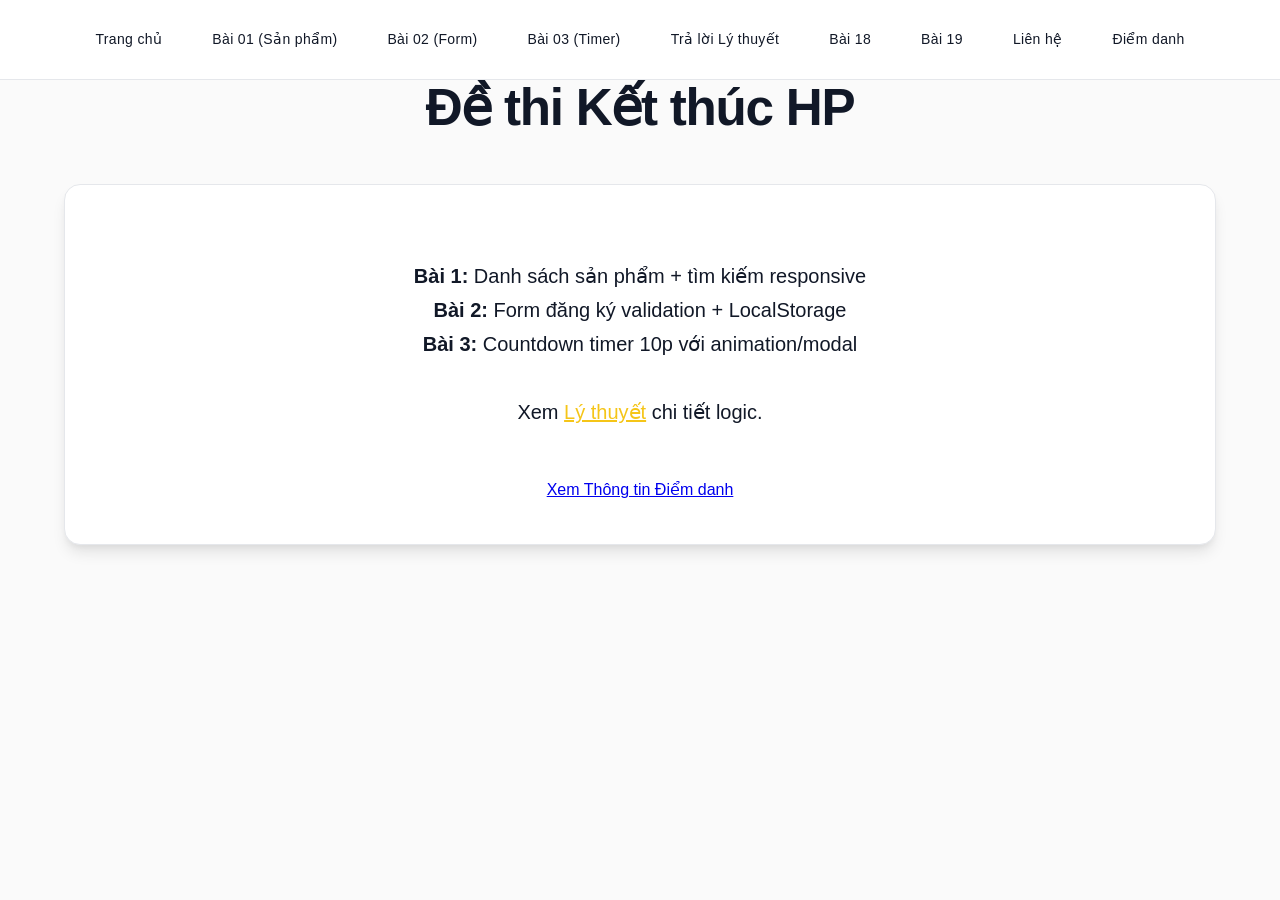
<file: index.html>
<!doctype html>
<html lang="vi">
  <head>
    <meta charset="UTF-8" />
    <meta name="viewport" content="width=device-width, initial-scale=1.0" />
    <title>Trang chủ - Đề thi Kết thúc HP</title>
    <link rel="stylesheet" href="css/style.css" />
  </head>
  <body>
    <header>
      <nav>
        <ul>
          <li><a href="index.html">Trang chủ</a></li>
          <li><a href="baitap01.html">Bài 01 (Sản phẩm)</a></li>
          <li><a href="baitap02.html">Bài 02 (Form)</a></li>
          <li><a href="baitap03.html">Bài 03 (Timer)</a></li>
          <li><a href="about.html">Trả lời Lý thuyết</a></li>
          <li><a href="baitap18.html">Bài 18</a></li>
          <li><a href="baitap19.html">Bài 19</a></li>
          <li><a href="contact.html">Liên hệ</a></li>
          <li><a href="diem_danh.html">Điểm danh</a></li>
        </ul>
      </nav>
    </header>

    <main class="container">
      <h1>Đề thi Kết thúc HP</h1>
      <div class="card hero">
        <p
          style="
            font-size: 1.25rem;
            line-height: 1.7;
            color: var(--text-primary);
            text-align: center;
            margin-bottom: 3rem;
          "
        >
          <br />
          <strong style="color: var(--text-primary)">Bài 1:</strong> Danh sách
          sản phẩm + tìm kiếm responsive<br />
          <strong style="color: var(--text-primary)">Bài 2:</strong> Form đăng
          ký validation + LocalStorage<br />
          <strong style="color: var(--text-primary)">Bài 3:</strong> Countdown
          timer 10p với animation/modal<br />
          <br />Xem
          <a href="about.html" style="color: var(--accent-gold)">Lý thuyết</a>
          chi tiết logic.
        </p>
        <div style="text-align: center">
          <a href="diem_danh.html" class="cta-button">
            Xem Thông tin Điểm danh
          </a>
        </div>
      </div>
    </main>
  </body>
</html>
</file>
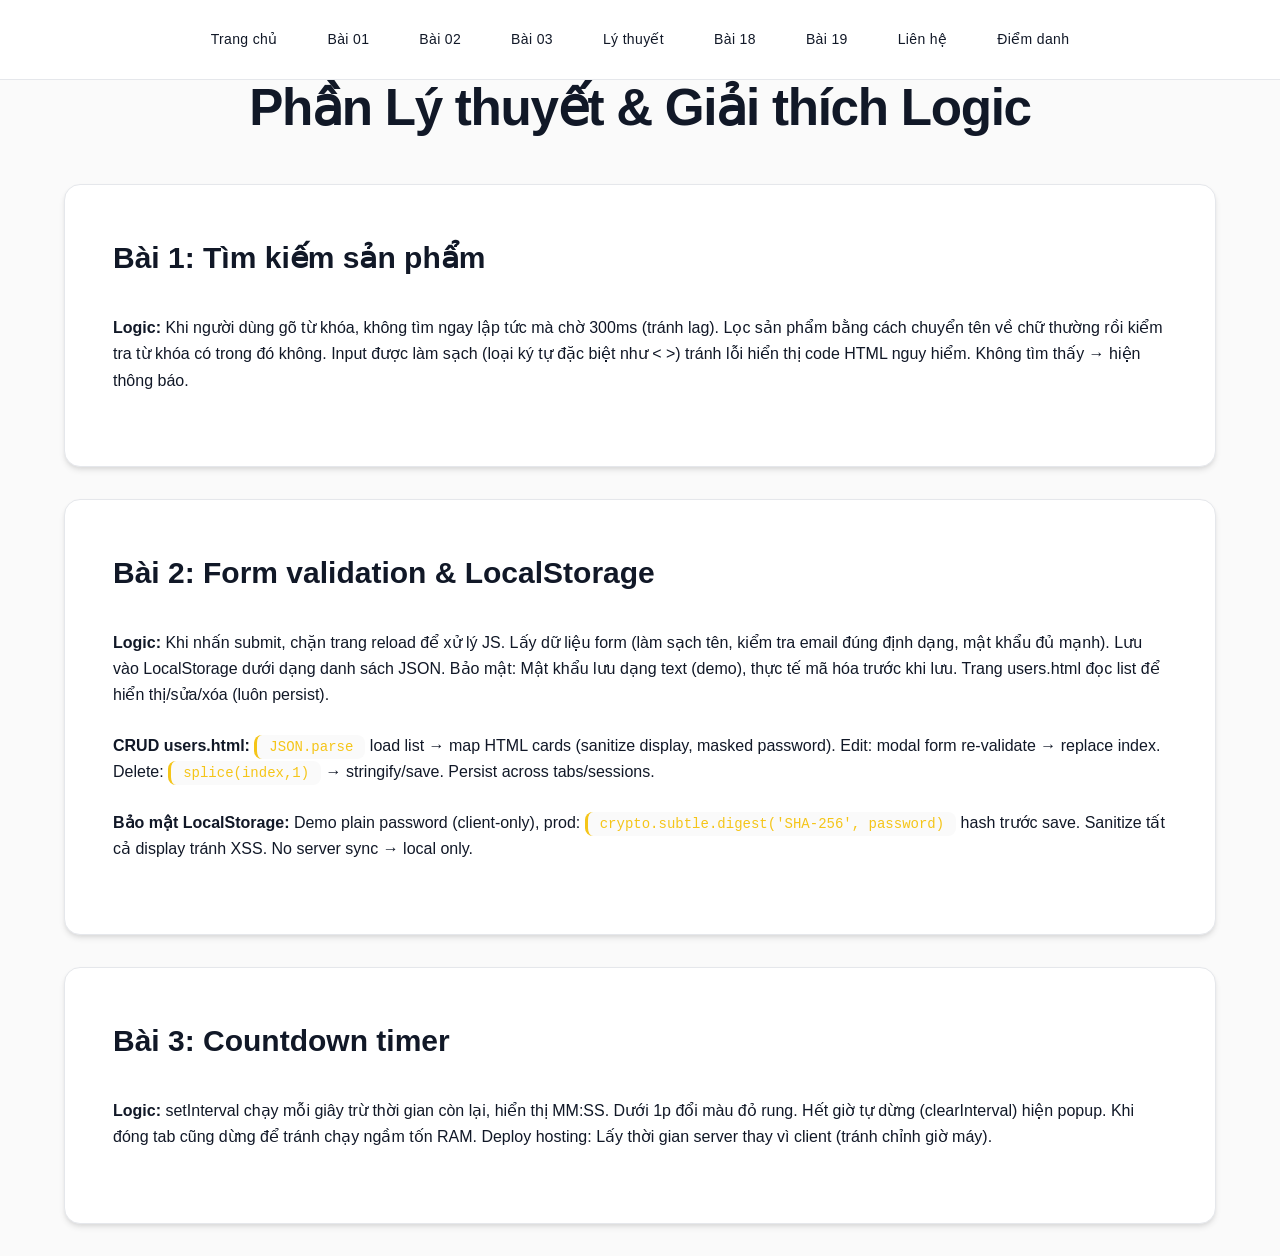
<file: about.html>
<!doctype html>
<html lang="vi">
  <head>
    <meta charset="UTF-8" />
    <meta name="viewport" content="width=device-width, initial-scale=1.0" />
    <title>Phần Lý thuyết</title>
    <link rel="stylesheet" href="css/style.css" />
  </head>
  <body>
    <header>
      <nav>
        <ul>
          <li><a href="index.html">Trang chủ</a></li>
          <li><a href="baitap01.html">Bài 01</a></li>
          <li><a href="baitap02.html">Bài 02</a></li>
          <li><a href="baitap03.html">Bài 03</a></li>
          <li><a href="about.html">Lý thuyết</a></li>
          <li><a href="baitap18.html">Bài 18</a></li>
          <li><a href="baitap19.html">Bài 19</a></li>
          <li><a href="contact.html">Liên hệ</a></li>
          <li><a href="diem_danh.html">Điểm danh</a></li>
        </ul>
      </nav>
    </header>

    <main class="container">
      <h1>Phần Lý thuyết & Giải thích Logic</h1>

      <div class="theory-section">
        <h2>Bài 1: Tìm kiếm sản phẩm</h2>
        <p>
          <strong>Logic:</strong> Khi người dùng gõ từ khóa, không tìm ngay lập
          tức mà chờ 300ms (tránh lag). Lọc sản phẩm bằng cách chuyển tên về chữ
          thường rồi kiểm tra từ khóa có trong đó không. Input được làm sạch
          (loại ký tự đặc biệt như < >) tránh lỗi hiển thị code HTML nguy hiểm.
          Không tìm thấy → hiện thông báo.
        </p>
      </div>

      <div class="theory-section">
        <h2>Bài 2: Form validation & LocalStorage</h2>
        <p>
          <strong>Logic:</strong> Khi nhấn submit, chặn trang reload để xử lý
          JS. Lấy dữ liệu form (làm sạch tên, kiểm tra email đúng định dạng, mật
          khẩu đủ mạnh). Lưu vào LocalStorage dưới dạng danh sách JSON. Bảo mật:
          Mật khẩu lưu dạng text (demo), thực tế mã hóa trước khi lưu. Trang
          users.html đọc list để hiển thị/sửa/xóa (luôn persist).
        </p>
        <p>
          <strong>CRUD users.html:</strong> <code>JSON.parse</code> load list →
          map HTML cards (sanitize display, masked password). Edit: modal form
          re-validate → replace index. Delete: <code>splice(index,1)</code> →
          stringify/save. Persist across tabs/sessions.
        </p>
        <p>
          <strong>Bảo mật LocalStorage:</strong> Demo plain password
          (client-only), prod:
          <code>crypto.subtle.digest('SHA-256', password)</code> hash trước
          save. Sanitize tất cả display tránh XSS. No server sync → local only.
        </p>
      </div>

      <div class="theory-section">
        <h2>Bài 3: Countdown timer</h2>
        <p>
          <strong>Logic:</strong> setInterval chạy mỗi giây trừ thời gian còn
          lại, hiển thị MM:SS. Dưới 1p đổi màu đỏ rung. Hết giờ tự dừng
          (clearInterval) hiện popup. Khi đóng tab cũng dừng để tránh chạy ngầm
          tốn RAM. Deploy hosting: Lấy thời gian server thay vì client (tránh
          chỉnh giờ máy).
        </p>
      </div>
    </main>
  </body>
</html>
</file>
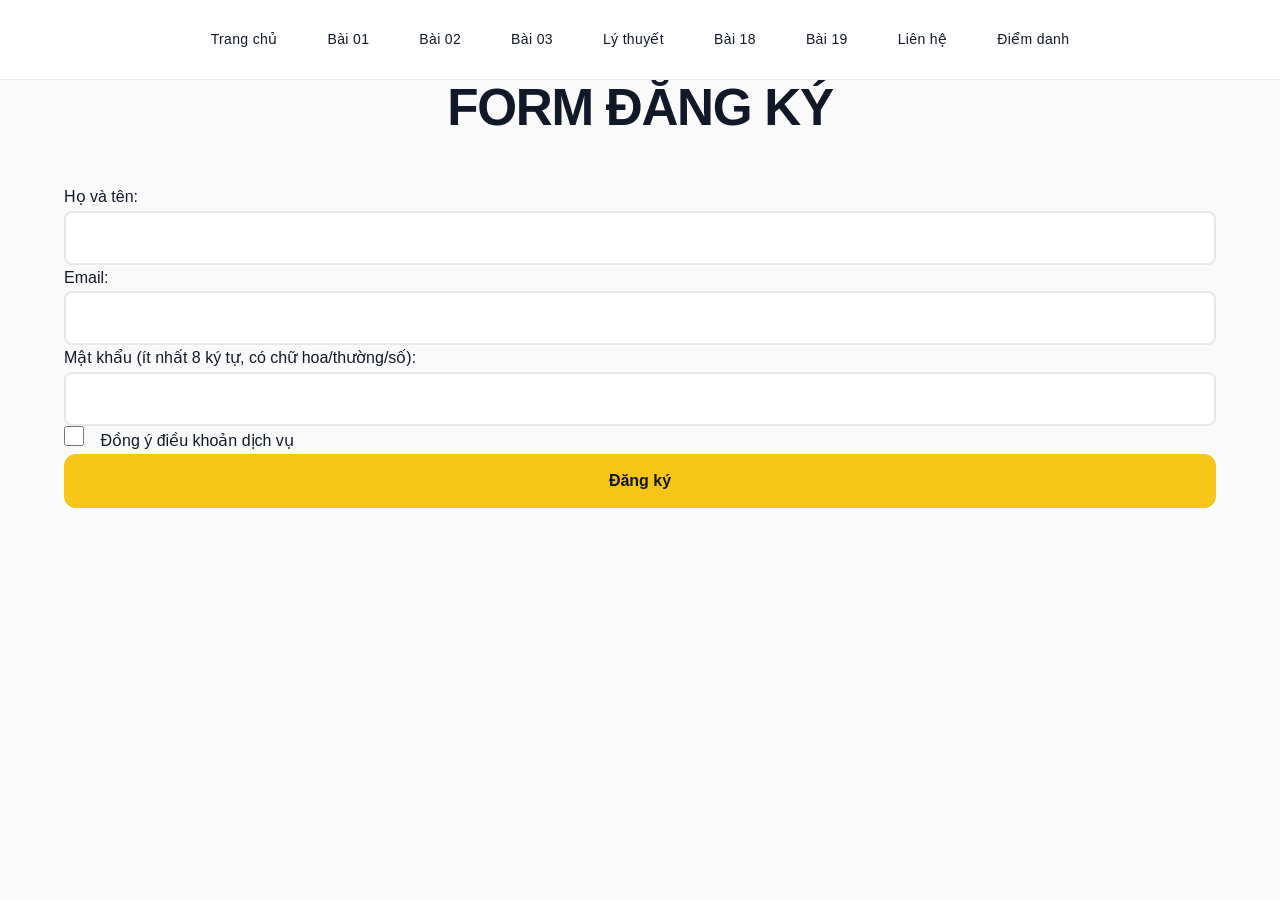
<file: baitap02.html>
<!doctype html>
<html lang="vi">
  <head>
    <meta charset="UTF-8" />
    <meta name="viewport" content="width=device-width, initial-scale=1.0" />
    <title>Bài tập 02 - Form đăng ký</title>
    <link rel="stylesheet" href="css/style.css" />
  </head>
  <body>
    <header>
      <nav>
        <ul>
          <li><a href="index.html">Trang chủ</a></li>
          <li><a href="baitap01.html">Bài 01</a></li>
          <li><a href="baitap02.html">Bài 02</a></li>
          <li><a href="baitap03.html">Bài 03</a></li>
          <li><a href="about.html">Lý thuyết</a></li>
          <li><a href="baitap18.html">Bài 18</a></li>
          <li><a href="baitap19.html">Bài 19</a></li>
          <li><a href="contact.html">Liên hệ</a></li>
          <li><a href="diem_danh.html">Điểm danh</a></li>
        </ul>
      </nav>
    </header>

    <main class="container">
      <h1>FORM ĐĂNG KÝ</h1>
      <form id="registerForm">
        <div class="form-group">
          <label for="fullName">Họ và tên:</label>
          <input type="text" id="fullName" name="fullName" required />
        </div>
        <div class="form-group">
          <label for="email">Email:</label>
          <input type="email" id="email" name="email" required />
        </div>
        <div class="form-group">
          <label for="password"
            >Mật khẩu (ít nhất 8 ký tự, có chữ hoa/thường/số):</label
          >
          <input type="password" id="password" name="password" required />
        </div>
        <div class="form-group">
          <label>
            <input type="checkbox" id="terms" name="terms" required />
            Đồng ý điều khoản dịch vụ
          </label>
        </div>
        <button type="submit">Đăng ký</button>
      </form>
      <div id="successMsg" class="success-msg" style="display: none"></div>
    </main>

    <script src="js/script.js"></script>
    <script>
      const form = document.getElementById("registerForm");
      const successMsg = document.getElementById("successMsg");

      form.addEventListener("submit", function (e) {
        e.preventDefault();

        const formData = {
          fullName: utils.sanitizeInput(
            document.getElementById("fullName").value,
          ),
          email: document.getElementById("email").value.trim(),
          password: document.getElementById("password").value,
          terms: document.getElementById("terms").checked,
        };

        if (!formData.fullName) {
          alert("Vui lòng nhập họ tên!");
          return;
        }
        if (!utils.isValidEmail(formData.email)) {
          alert("Email không hợp lệ!");
          return;
        }
        if (!utils.isStrongPassword(formData.password)) {
          alert("Mật khẩu phải >=8 ký tự, có chữ hoa, thường và số!");
          return;
        }
        if (!formData.terms) {
          alert("Vui lòng đồng ý điều khoản!");
          return;
        }

        const users = JSON.parse(localStorage.getItem("users") || "[]");
        users.push(formData);
        localStorage.setItem("users", JSON.stringify(users));

        successMsg.innerHTML =
          "Đăng ký thành công! <a href='users.html'>Xem danh sách users</a>";
        successMsg.style.display = "block";
        form.reset();
      });
    </script>
  </body>
</html>
</file>
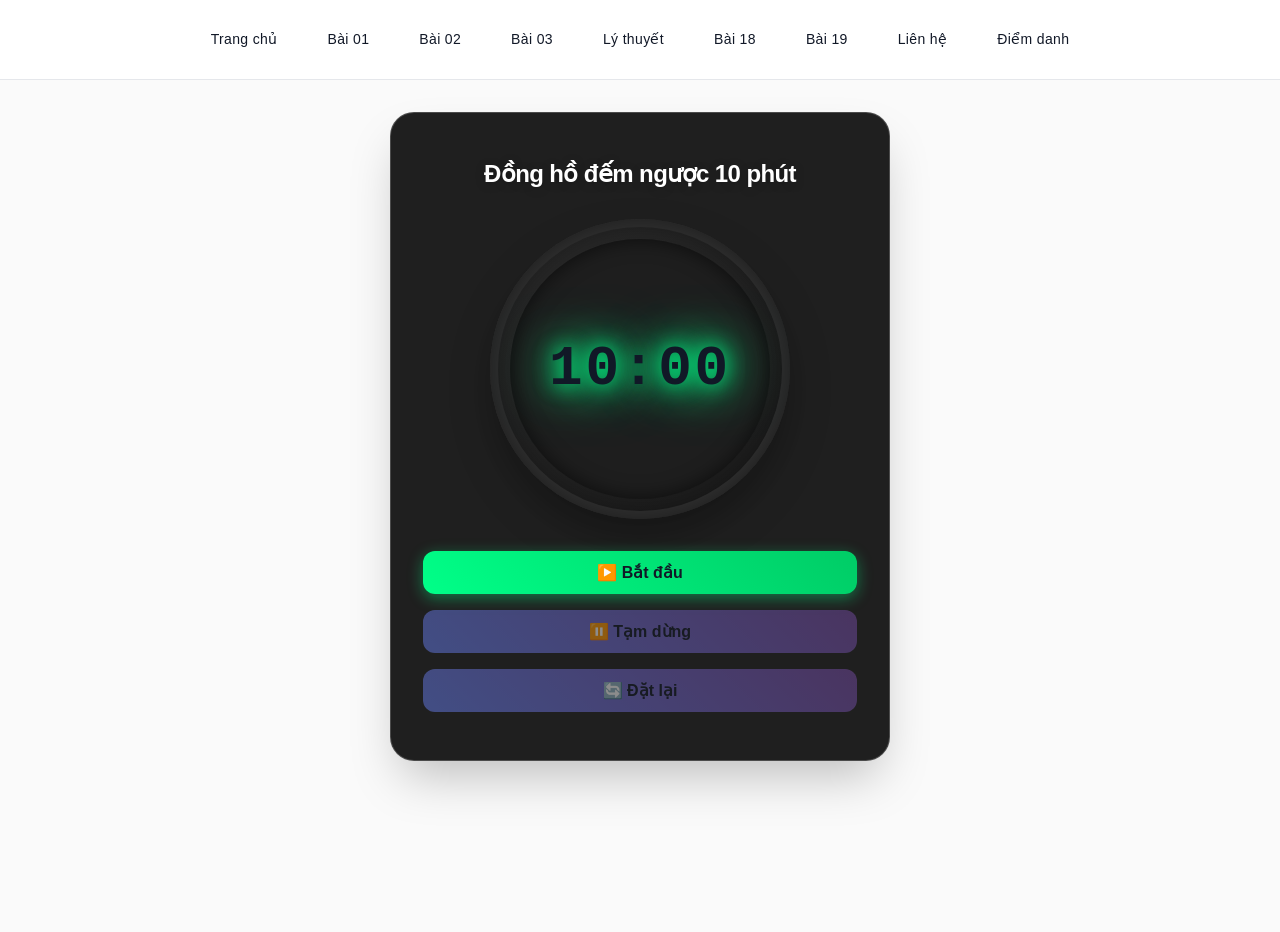
<file: baitap03.html>
<!doctype html>
<html lang="vi">
  <head>
    <meta charset="UTF-8" />
    <meta name="viewport" content="width=device-width, initial-scale=1.0" />
    <title>Bài tập 03 - Đồng hồ đếm ngược</title>
    <link rel="stylesheet" href="css/style.css" />
    <style>
      .timer-hero {
        max-width: 500px;
        margin: 2rem auto;
        background: rgba(20, 20, 20, 0.95);
        backdrop-filter: blur(20px);
        border-radius: 24px;
        padding: 3rem 2rem;
        box-shadow: 0 25px 50px -12px rgba(0, 0, 0, 0.25);
        border: 1px solid rgba(255, 255, 255, 0.2);
        text-align: center;
      }
      .timer-hero * {
        z-index: 10;
        position: relative;
      }

      .timer-title {
        font-size: 1.5rem;
        font-weight: 600;
        color: #fff;
        margin-bottom: 2rem;
        text-shadow: 0 2px 10px rgba(0, 0, 0, 0.3);
      }

      .clock-face {
        position: relative;
        width: 300px;
        height: 300px;
        margin: 0 auto 2rem;
        background: linear-gradient(145deg, #2a2a2a, #1a1a1a);
        border-radius: 50%;
        box-shadow:
          inset 0 0 30px rgba(0, 0, 0, 0.5),
          0 20px 40px rgba(0, 0, 0, 0.3),
          inset 0 0 0 8px #333;
      }

      .clock-inner {
        position: absolute;
        top: 20px;
        left: 20px;
        right: 20px;
        bottom: 20px;
        background: #1e1e1e;
        border-radius: 50%;
        display: flex;
        align-items: center;
        justify-content: center;
        box-shadow: inset 0 0 20px rgba(0, 0, 0, 0.6);
      }

      #timerDisplay {
        font-size: 3.5rem;
        font-weight: 800;
        font-family: "Courier New", monospace;
        color: #00ff88;
        line-height: 1;
        text-shadow:
          0 0 20px #00ff88,
          0 0 40px #00ff88,
          0 0 60px #00ff88;
        letter-spacing: 0.05em;
      }

      .timer-buttons {
        display: flex;
        gap: 1rem;
        justify-content: center;
        flex-wrap: wrap;
      }

      button {
        padding: 12px 24px;
        font-size: 1rem;
        font-weight: 600;
        border: none;
        border-radius: 12px;
        cursor: pointer;
        transition: all 0.3s ease;
        min-width: 120px;
      }

      #startBtn {
        background: linear-gradient(45deg, #00ff88, #00cc66);
        color: #000;
        box-shadow: 0 4px 15px rgba(0, 255, 136, 0.4);
      }

      #pauseBtn,
      #resetBtn {
        background: linear-gradient(45deg, #667eea, #764ba2);
        color: white;
      }

      #pauseBtn.active {
        background: linear-gradient(45deg, #ff6b6b, #ee5a52);
      }

      button:hover {
        transform: translateY(-2px);
        box-shadow: 0 8px 25px rgba(0, 0, 0, 0.3);
      }

      button:disabled {
        opacity: 0.5;
        cursor: not-allowed;
        transform: none;
      }

      .warning #timerDisplay {
        color: #ff4757 !important;
        text-shadow:
          0 0 25px #ff4757,
          0 0 50px #ff4757,
          0 0 75px #ff4757;
      }

      .warning .clock-face {
        animation: warningPulse 1s infinite;
        box-shadow:
          inset 0 0 30px rgba(255, 71, 87, 0.3),
          0 0 30px rgba(255, 71, 87, 0.5),
          0 20px 40px rgba(0, 0, 0, 0.3);
      }

      @keyframes warningPulse {
        0%,
        100% {
          transform: scale(1);
        }
        50% {
          transform: scale(1.02);
        }
      }

      @media (max-width: 480px) {
        .timer-hero {
          margin: 1rem;
          padding: 2rem 1.5rem;
        }
        .clock-face {
          width: 260px;
          height: 260px;
        }
        #timerDisplay {
          font-size: 3rem;
        }
        .timer-buttons {
          flex-direction: column;
        }
      }
    </style>
  </head>
  <body>
    <header>
      <nav>
        <ul>
          <li><a href="index.html">Trang chủ</a></li>
          <li><a href="baitap01.html">Bài 01</a></li>
          <li><a href="baitap02.html">Bài 02</a></li>
          <li><a href="baitap03.html">Bài 03</a></li>
          <li><a href="about.html">Lý thuyết</a></li>
          <li><a href="baitap18.html">Bài 18</a></li>
          <li><a href="baitap19.html">Bài 19</a></li>
          <li><a href="contact.html">Liên hệ</a></li>
          <li><a href="diem_danh.html">Điểm danh</a></li>
        </ul>
      </nav>
    </header>

    <main class="container">
      <div class="timer-hero">
        <h1 class="timer-title">Đồng hồ đếm ngược 10 phút</h1>
        <div class="clock-face">
          <div class="clock-inner">
            <div id="timerDisplay">10:00</div>
          </div>
        </div>
        <div class="timer-buttons">
          <button id="startBtn">▶️ Bắt đầu</button>
          <button id="pauseBtn" disabled>⏸️ Tạm dừng</button>
          <button id="resetBtn" disabled>🔄 Đặt lại</button>
        </div>
      </div>
    </main>

    <div id="timeUpFullscreen" class="fullscreen-overlay" style="display: none;">
      <div class="fullscreen-content">
        <div class="timeup-icon">⏰</div>
        <h1 class="timeup-title">HẾT GIỜ!</h1>
        <p class="timeup-message">10 phút đã trôi qua</p>
        <button id="dismissFullscreen" class="dismiss-btn">OK</button>
      </div>
    </div>

    <script src="js/script.js"></script>
    <script>
      let countdownInterval;
      let timeLeft = 10 * 60;
      let isPaused = false;
      const totalTime = 10 * 60;
      let isRunning = false;

      const timerDisplay = document.getElementById("timerDisplay");
      const startBtn = document.getElementById("startBtn");
      const pauseBtn = document.getElementById("pauseBtn");
      const resetBtn = document.getElementById("resetBtn");
      const fullscreenOverlay = document.getElementById("timeUpFullscreen");
      const dismissBtn = document.getElementById("dismissFullscreen");

      function updateTimer() {
        if (isPaused) return;

        const minutes = Math.floor(timeLeft / 60);
        const seconds = timeLeft % 60;
        timerDisplay.textContent = `${minutes.toString().padStart(2, "0")}:${seconds.toString().padStart(2, "0")}`;

        if (timeLeft <= 60) {
          document.querySelector(".timer-hero").classList.add("warning");
        }

        if (timeLeft === 0) {
          clearInterval(countdownInterval);
          isRunning = false;
          startBtn.disabled = false;
          startBtn.textContent = "▶️ Bắt đầu";
          pauseBtn.disabled = true;
          resetBtn.disabled = false;
          fullscreenOverlay.style.display = "flex";
          // Auto-hide after 5 seconds
          setTimeout(() => fullscreenOverlay.style.display = "none", 5000);
        } else {
          timeLeft--;
        }
      }

      function resetTimer() {
        timeLeft = totalTime;
        isPaused = false;
        isRunning = false;
        clearInterval(countdownInterval);

        timerDisplay.textContent = "10:00";
        document.querySelector(".timer-hero").classList.remove("warning");

        startBtn.disabled = false;
        startBtn.textContent = "▶️ Bắt đầu";
        pauseBtn.disabled = true;
        pauseBtn.textContent = "⏸️ Tạm dừng";
        pauseBtn.classList.remove("active");
        resetBtn.disabled = true;
        fullscreenOverlay.style.display = "none";
      }

      startBtn.addEventListener("click", () => {
        if (!isRunning) {
          countdownInterval = setInterval(updateTimer, 1000);
          isRunning = true;
          startBtn.disabled = true;
          startBtn.textContent = "⏹️ Dừng";
          pauseBtn.disabled = false;
          resetBtn.disabled = false;
          updateTimer();
        }
      });

      pauseBtn.addEventListener("click", () => {
        isPaused = !isPaused;
        pauseBtn.classList.toggle("active");
        pauseBtn.textContent = isPaused ? "▶️ Tiếp tục" : "⏸️ Tạm dừng";
      });

      resetBtn.addEventListener("click", resetTimer);
      dismissBtn.addEventListener(
        "click",
        () => (fullscreenOverlay.style.display = "none"),
      );

      fullscreenOverlay.addEventListener("click", (e) => {
        if (e.target === fullscreenOverlay)
          fullscreenOverlay.style.display = "none";
      });

      // ESC to hide
      document.addEventListener("keydown", (e) => {
        if (e.key === "Escape" && fullscreenOverlay.style.display === "flex") {
          fullscreenOverlay.style.display = "none";
        }
      });

      // Fix: Ensure hidden on load
      fullscreenOverlay.style.display = 'none';

      const fullscreenStyle = `
        .fullscreen-overlay {
          position: fixed;
          top: 0;
          left: 0;
          width: 100vw;
          height: 100vh;
          background: rgba(0,0,0,0.9);
          backdrop-filter: blur(20px);
          display: flex;
          align-items: center;
          justify-content: center;
          z-index: 9999;
        }
        .fullscreen-content {
          background: linear-gradient(135deg, #dc2626, #b91c1c);
          color: white;
          padding: 4rem 3rem;
          border-radius: 24px;
          text-align: center;
          box-shadow: 0 50px 100px rgba(220, 38, 38, 0.5);
          max-width: 500px;
          animation: shake 0.5s ease-in-out;
        }
        .timeup-icon {
          font-size: 6rem;
          margin-bottom: 1rem;
        }
        .timeup-title {
          font-size: 3.5rem;
          font-weight: 900;
          margin-bottom: 1rem;
          text-shadow: 0 0 20px rgba(255,255,255,0.8);
        }
        .timeup-message {
          font-size: 1.5rem;
          margin-bottom: 2rem;
          opacity: 0.9;
        }
        .dismiss-btn {
          padding: 1rem 3rem;
          font-size: 1.25rem;
          background: white;
          color: #dc2626;
          border: none;
          border-radius: 50px;
          font-weight: 700;
          cursor: pointer;
          transition: all 0.3s;
        }
        .dismiss-btn:hover {
          transform: scale(1.05);
          box-shadow: 0 10px 30px rgba(255,255,255,0.4);
        }
        @keyframes shake {
          0%, 100% { transform: translateX(0); }
          10%, 30%, 50%, 70%, 90% { transform: translateX(-10px); }
          20%, 40%, 60%, 80% { transform: translateX(10px); }
        }
        @media (max-width: 480px) {
          .fullscreen-content { margin: 2rem; padding: 3rem 2rem; }
          .timeup-title { font-size: 2.5rem; }
          .timeup-icon { font-size: 4rem; }
        }
      `;
      const styleSheet = document.createElement("style");
      styleSheet.textContent = fullscreenStyle;
      document.head.appendChild(styleSheet);

      window.addEventListener("beforeunload", () => {
        if (countdownInterval) clearInterval(countdownInterval);
      });
    </script>
  </body>
</html>  
</xai:function_call >  
<xai:function_call name="execute_command">
<parameter name="command">
  </body>
</html>
</file>
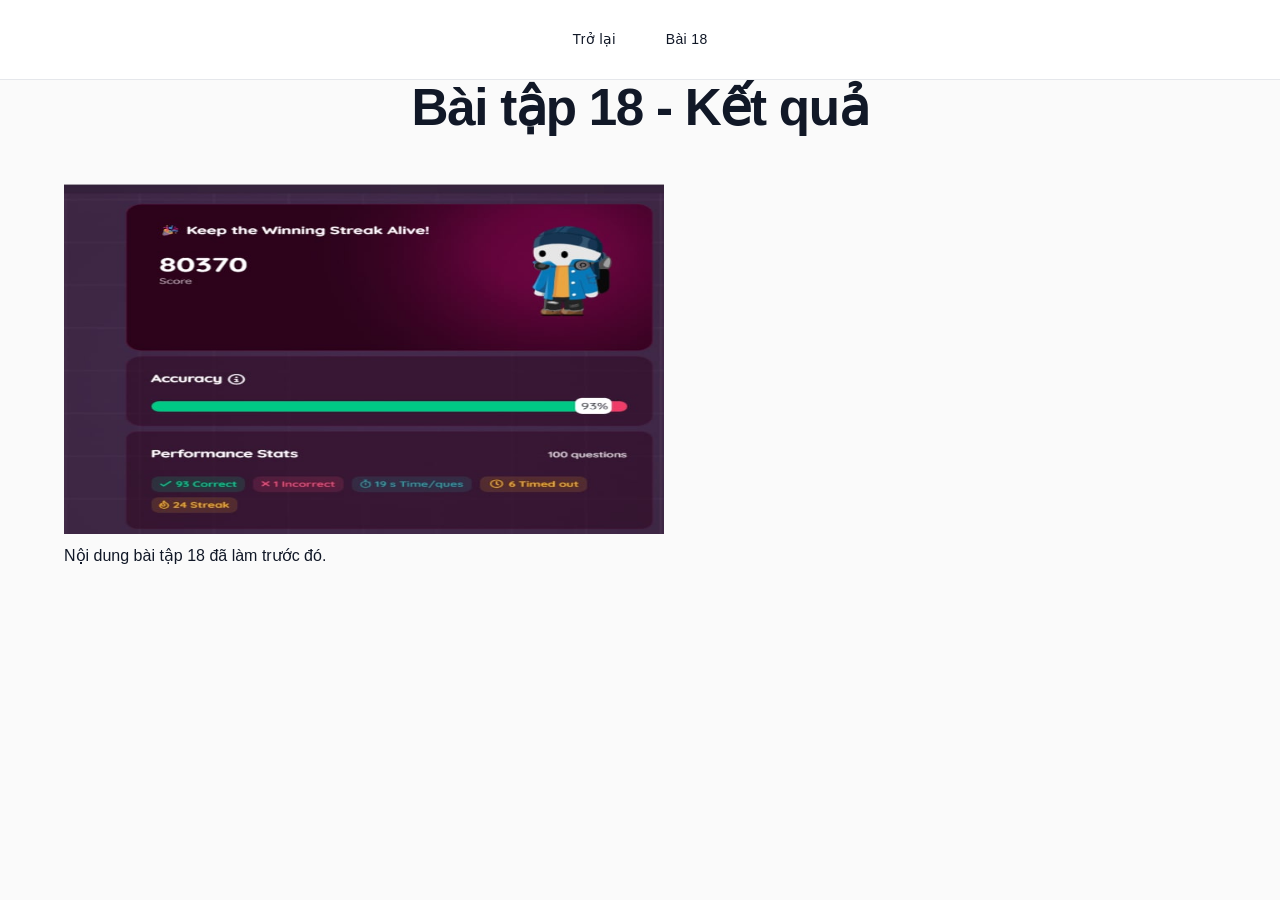
<file: baitap18.html>
<!doctype html>
<html lang="vi">
  <head>
    <meta charset="UTF-8" />
    <meta name="viewport" content="width=device-width, initial-scale=1.0" />
    <title>Bài tập 18</title>
    <link rel="stylesheet" href="css/style.css" />
  </head>
  <body>
    <header>
      <nav>
        <ul>
          <li><a href="index.html">Trở lại</a></li>
          <li><a href="baitap18.html">Bài 18</a></li>
        </ul>
      </nav>
    </header>
    <main class="container">
      <h1>Bài tập 18 - Kết quả</h1>
      <img
        src="./images/baitap18.jpg"
        alt="Kết quả bài 18"
        height="350"
        width="600"
      />
      <p>Nội dung bài tập 18 đã làm trước đó.</p>
    </main>
  </body>
</html>
</file>
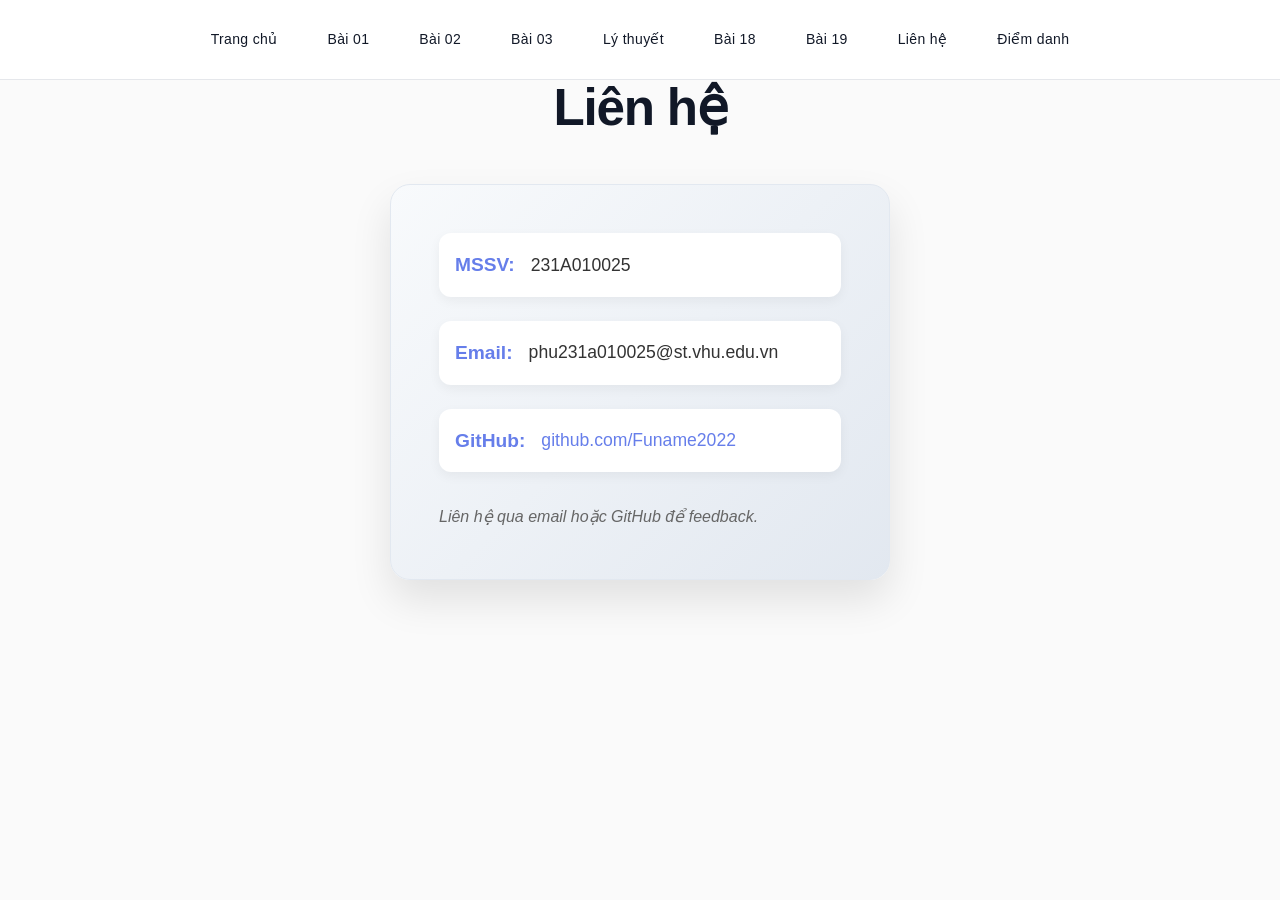
<file: contact.html>
<!doctype html>
<html lang="vi">
  <head>
    <meta charset="UTF-8" />
    <meta name="viewport" content="width=device-width, initial-scale=1.0" />
    <title>Liên hệ</title>
    <link rel="stylesheet" href="css/style.css" />
  </head>
  <body>
    <header>
      <nav>
        <ul>
          <li><a href="index.html">Trang chủ</a></li>
          <li><a href="baitap01.html">Bài 01</a></li>
          <li><a href="baitap02.html">Bài 02</a></li>
          <li><a href="baitap03.html">Bài 03</a></li>
          <li><a href="about.html">Lý thuyết</a></li>
          <li><a href="baitap18.html">Bài 18</a></li>
          <li><a href="baitap19.html">Bài 19</a></li>
          <li><a href="contact.html">Liên hệ</a></li>
          <li><a href="diem_danh.html">Điểm danh</a></li>
        </ul>
      </nav>
    </header>

    <main class="container">
      <h1>Liên hệ</h1>
      <div class="contact-card">
        <div class="contact-item">
          <strong style="color: #667eea; font-size: 1.2rem">MSSV:</strong>
          <span style="color: #333; font-size: 1.1rem; font-weight: 500"
            >231A010025</span
          >
        </div>
        <div class="contact-item">
          <strong style="color: #667eea; font-size: 1.2rem">Email:</strong>
          <span style="color: #333; font-size: 1.1rem"
            >phu231a010025@st.vhu.edu.vn</span
          >
        </div>
        <div class="contact-item">
          <strong style="color: #667eea; font-size: 1.2rem">GitHub:</strong>
          <a
            href="https://github.com/Funame2022"
            target="_blank"
            style="color: #667eea; font-size: 1.1rem; text-decoration: none"
          >
            github.com/Funame2022
          </a>
        </div>
        <p style="color: #666; margin-top: 2rem; font-style: italic">
          Liên hệ qua email hoặc GitHub để feedback.
        </p>
      </div>
    </main>

    <style>
      .contact-card {
        background: linear-gradient(135deg, #f8fafc, #e2e8f0);
        padding: 3rem;
        border-radius: 20px;
        box-shadow: 0 20px 40px rgba(0, 0, 0, 0.1);
        border: 1px solid #e2e8f0;
        max-width: 500px;
        margin: 2rem auto;
      }

      .contact-item {
        display: flex;
        align-items: center;
        gap: 1rem;
        margin-bottom: 1.5rem;
        padding: 1rem;
        background: white;
        border-radius: 12px;
        box-shadow: 0 4px 12px rgba(0, 0, 0, 0.05);
      }

      .contact-item:last-child {
        margin-bottom: 0;
      }

      a:hover {
        color: #5a67d8;
        text-decoration: underline;
      }

      @media (max-width: 480px) {
        .contact-card {
          margin: 1rem;
          padding: 2rem 1.5rem;
        }

        .contact-item {
          flex-direction: column;
          align-items: flex-start;
          gap: 0.5rem;
          text-align: left;
        }
      }
    </style>
  </body>
</html>
</file>
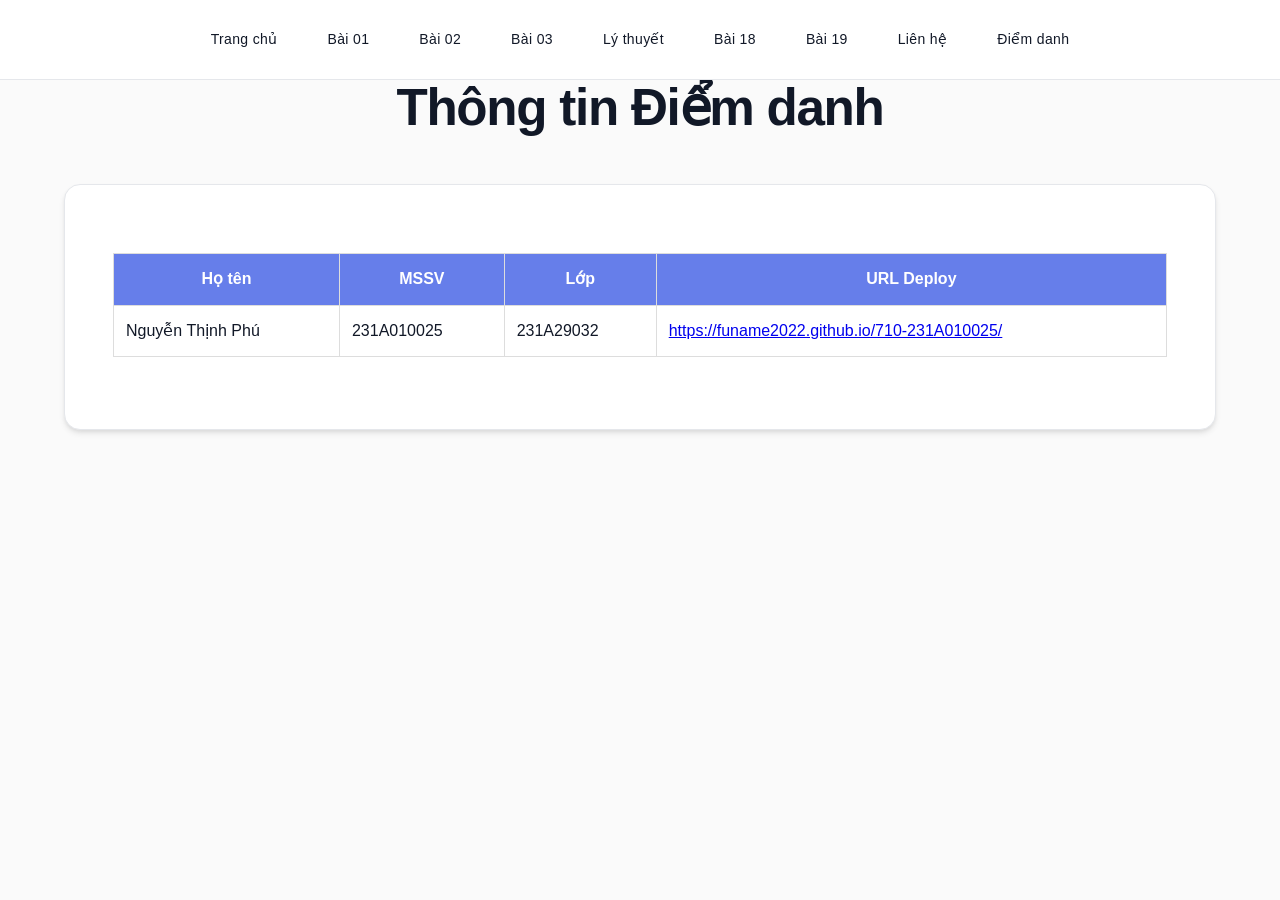
<file: diem_danh.html>
<!doctype html>
<html lang="vi">
  <head>
    <meta charset="UTF-8" />
    <meta name="viewport" content="width=device-width, initial-scale=1.0" />
    <title>Thông tin Điểm danh</title>
    <link rel="stylesheet" href="css/style.css" />
  </head>
  <body>
    <header>
      <nav>
        <ul>
          <li><a href="index.html">Trang chủ</a></li>
          <li><a href="baitap01.html">Bài 01</a></li>
          <li><a href="baitap02.html">Bài 02</a></li>
          <li><a href="baitap03.html">Bài 03</a></li>
          <li><a href="about.html">Lý thuyết</a></li>
          <li><a href="baitap18.html">Bài 18</a></li>
          <li><a href="baitap19.html">Bài 19</a></li>
          <li><a href="contact.html">Liên hệ</a></li>
          <li><a href="diem_danh.html">Điểm danh</a></li>
        </ul>
      </nav>
    </header>

    <main class="container">
      <h1>Thông tin Điểm danh</h1>
      <div class="attendance">
        <table style="width: 100%; border-collapse: collapse; margin-top: 20px">
          <tr>
            <th
              style="
                border: 1px solid #ddd;
                padding: 12px;
                background: #667eea;
                color: white;
              "
            >
              Họ tên
            </th>
            <th
              style="
                border: 1px solid #ddd;
                padding: 12px;
                background: #667eea;
                color: white;
              "
            >
              MSSV
            </th>
            <th
              style="
                border: 1px solid #ddd;
                padding: 12px;
                background: #667eea;
                color: white;
              "
            >
              Lớp
            </th>
            <th
              style="
                border: 1px solid #ddd;
                padding: 12px;
                background: #667eea;
                color: white;
              "
            >
              URL Deploy
            </th>
          </tr>
          <tr>
            <td style="border: 1px solid #ddd; padding: 12px; text-align: left">
              Nguyễn Thịnh Phú
            </td>
            <td style="border: 1px solid #ddd; padding: 12px">231A010025</td>
            <td style="border: 1px solid #ddd; padding: 12px">231A29032</td>
            <td style="border: 1px solid #ddd; padding: 12px">
              <a
                href="https://funame2022.github.io/710-231A010025/"
                target="_blank"
              >
                https://funame2022.github.io/710-231A010025/
              </a>
            </td>
          </tr>
        </table>
        <p style="margin-top: 20px; font-style: italic"></p>
      </div>
    </main>
  </body>
</html>
</file>
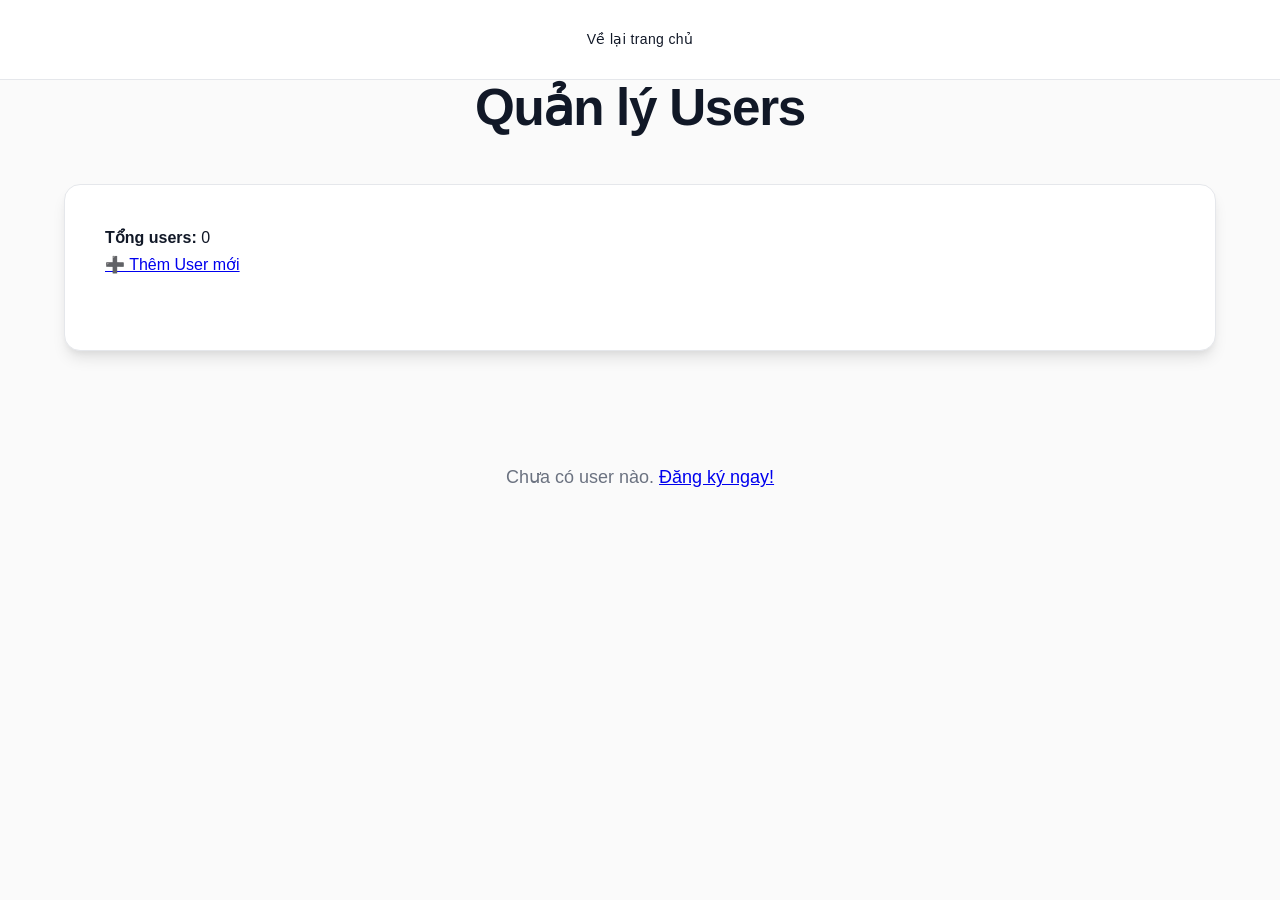
<file: users.html>
<!doctype html>
<html lang="vi">
  <head>
    <meta charset="UTF-8" />
    <meta name="viewport" content="width=device-width, initial-scale=1.0" />
    <title>Users - LocalStorage CRUD | Bài 2</title>
    <link rel="stylesheet" href="css/style.css" />
  </head>
  <body>
    <header>
      <nav>
        <ul>
          <li><a href="index.html">Về lại trang chủ</a></li>
        </ul>
      </nav>
    </header>

    <main class="container">
      <h1>Quản lý Users</h1>
      <div class="card">
        <p><strong>Tổng users:</strong> <span id="userCount">0</span></p>
        <a
          href="baitap02.html"
          class="cta-button"
          style="display: inline-block; margin-bottom: 2rem"
          >➕ Thêm User mới</a
        >
      </div>

      <div id="usersList" class="products-grid"></div>
      <div id="noUsers" class="no-results" style="display: none">
        Chưa có user nào. <a href="baitap02.html">Đăng ký ngay!</a>
      </div>

      <div id="editModal" class="modal" style="display: none">
        <div class="modal-content card">
          <span class="close">&times;</span>
          <h2>Chỉnh sửa User</h2>
          <form id="editForm">
            <input type="hidden" id="editIndex" />
            <div class="form-group">
              <label for="editName">Họ tên:</label>
              <input type="text" id="editName" required />
            </div>
            <div class="form-group">
              <label for="editEmail">Email:</label>
              <input type="email" id="editEmail" required />
            </div>
            <div class="form-group">
              <label for="editPassword">Password:</label>
              <input type="password" id="editPassword" required />
            </div>
            <button type="submit">Cập nhật</button>
            <button type="button" id="cancelEdit" class="button-secondary">
              Hủy
            </button>
          </form>
        </div>
      </div>
    </main>

    <script src="js/script.js"></script>
    <script>
      const usersList = document.getElementById("usersList");
      const userCount = document.getElementById("userCount");
      const noUsers = document.getElementById("noUsers");
      const editModal = document.getElementById("editModal");
      const editForm = document.getElementById("editForm");
      const closeBtn = document.querySelector("#editModal .close");
      const cancelBtn = document.getElementById("cancelEdit");

      function loadUsers() {
        const users = JSON.parse(localStorage.getItem("users") || "[]");
        userCount.textContent = users.length;

        if (users.length === 0) {
          noUsers.style.display = "block";
          usersList.innerHTML = "";
          return;
        }

        noUsers.style.display = "none";
        usersList.innerHTML = users
          .map(
            (user, index) => `
          <div class="product-card">
            <div class="product-img">👤</div>
            <div class="product-name">${utils.sanitizeInput(user.fullName)}</div>
            <div class="product-price">${user.email}</div>
            <p style="color: var(--text-secondary); font-size: 0.875rem;">Password: ${"***".repeat(user.password.length / 2)}${user.password.length % 2 ? "*" : ""}</p>
            <div style="margin-top: 1rem;">
              <button onclick="editUser(${index})" class="button-small">✏️ Edit</button>
              <button onclick="deleteUser(${index})" class="button-danger">🗑️ Delete</button>
            </div>
          </div>
        `,
          )
          .join("");
      }

      function editUser(index) {
        const users = JSON.parse(localStorage.getItem("users") || "[]");
        const user = users[index];
        document.getElementById("editIndex").value = index;
        document.getElementById("editName").value = user.fullName;
        document.getElementById("editEmail").value = user.email;
        document.getElementById("editPassword").value = user.password;
        editModal.style.display = "flex";
      }

      function deleteUser(index) {
        if (confirm("Xóa user này?")) {
          const users = JSON.parse(localStorage.getItem("users") || "[]");
          users.splice(index, 1);
          localStorage.setItem("users", JSON.stringify(users));
          loadUsers();
        }
      }

      editForm.addEventListener("submit", function (e) {
        e.preventDefault();
        const index = parseInt(document.getElementById("editIndex").value);
        const updatedUser = {
          fullName: utils.sanitizeInput(
            document.getElementById("editName").value,
          ),
          email: document.getElementById("editEmail").value.trim(),
          password: document.getElementById("editPassword").value,
          terms: true,
        };

        if (
          !utils.isValidEmail(updatedUser.email) ||
          !utils.isStrongPassword(updatedUser.password)
        ) {
          alert("Email hoặc password không hợp lệ!");
          return;
        }

        const users = JSON.parse(localStorage.getItem("users") || "[]");
        users[index] = updatedUser;
        localStorage.setItem("users", JSON.stringify(users));
        editModal.style.display = "none";
        loadUsers();
      });

      closeBtn.onclick = () => (editModal.style.display = "none");
      cancelBtn.onclick = () => (editModal.style.display = "none");
      window.onclick = (e) => {
        if (e.target === editModal) editModal.style.display = "none";
      };

      loadUsers();
    </script>

    <style>
      .button-small {
        padding: 0.5rem 1rem;
        font-size: 0.875rem;
        margin-right: 0.5rem;
      }
      .button-danger {
        background: #ef4444;
        color: white;
      }
      .button-secondary {
        background: var(--text-secondary);
        color: white;
      }
      .modal {
        position: fixed;
        top: 0;
        left: 0;
        width: 100%;
        height: 100%;
        background: rgba(0, 0, 0, 0.5);
        display: flex;
        align-items: center;
        justify-content: center;
        z-index: 1000;
      }
      .close {
        float: right;
        font-size: 2rem;
        cursor: pointer;
        color: var(--text-secondary);
      }
      #usersList .product-card {
        text-align: left;
      }
    </style>
  </body>
</html>
</file>
<file: css/style.css>
:root {
  --bg-body: #fafafa;
  --bg-card: #ffffff;
  --bg-nav: #ffffff;
  --text-primary: #111827;
  --text-secondary: #6b7280;
  --accent-gold: #f5c518;
  --border-light: #e5e7eb;
  --shadow-sm: 0 1px 3px 0 rgba(0, 0, 0, 0.08), 0 1px 2px 0 rgba(0, 0, 0, 0.04);
  --shadow-md:
    0 4px 6px -1px rgba(0, 0, 0, 0.1), 0 2px 4px -1px rgba(0, 0, 0, 0.06);
  --shadow-lg:
    0 10px 15px -3px rgba(0, 0, 0, 0.1), 0 4px 6px -2px rgba(0, 0, 0, 0.05);
  --radius-sm: 8px;
  --radius-md: 12px;
  --radius-lg: 16px;
  --transition: all 0.2s cubic-bezier(0.4, 0, 0.2, 1);
}

@media (prefers-color-scheme: dark) {
  :root {
    --bg-body: #0f1117;
    --bg-card: #111827;
    --bg-nav: #111827;
    --text-primary: #f9fafb;
    --text-secondary: #d1d5db;
    --border-light: #374151;
  }
}

* {
  margin: 0;
  padding: 0;
  box-sizing: border-box;
}

body {
  font-family:
    -apple-system, BlinkMacSystemFont, "Segoe UI", Roboto, Oxygen, Ubuntu,
    Cantarell, sans-serif;
  line-height: 1.65;
  color: var(--text-primary);
  background: var(--bg-body);
  -webkit-font-smoothing: antialiased;
  -moz-osx-font-smoothing: grayscale;
}

.container {
  max-width: 1200px;
  margin: 0 auto;
  padding: 0 24px;
}

header {
  background: var(--bg-nav);
  border-bottom: 1px solid var(--border-light);
  position: sticky;
  top: 0;
  z-index: 50;
  backdrop-filter: blur(10px);
}

nav ul {
  display: flex;
  justify-content: center;
  list-style: none;
  flex-wrap: wrap;
  gap: 2px;
  padding: 1rem 0;
}

nav a {
  display: block;
  padding: 0.75rem 1.5rem;
  color: var(--text-primary);
  text-decoration: none;
  font-weight: 500;
  font-size: 0.875rem;
  letter-spacing: 0.025em;
  white-space: nowrap;
  transition: var(--transition);
  position: relative;
}

nav a::after {
  content: "";
  position: absolute;
  width: 0;
  height: 2px;
  bottom: 0;
  left: 50%;
  background: var(--accent-gold);
  transition: var(--transition);
}

nav a:hover {
  color: var(--accent-gold);
}

nav a:hover::after {
  width: 100%;
  left: 0;
}

h1 {
  font-size: clamp(2rem, 4vw, 3.5rem);
  font-weight: 700;
  line-height: 1.1;
  letter-spacing: -0.025em;
  text-align: center;
  margin-bottom: 3rem;
  color: var(--text-primary);
}

h2 {
  font-size: 1.875rem;
  font-weight: 600;
  margin-bottom: 2rem;
  color: var(--text-primary);
}

h3 {
  font-size: 1.25rem;
  font-weight: 600;
  margin-bottom: 1rem;
  color: var(--text-primary);
}

main {
  padding: 5rem 0 4rem;
  min-height: calc(100vh - 80px);
}

.card {
  background: var(--bg-card);
  border-radius: var(--radius-lg);
  padding: 2.5rem;
  box-shadow: var(--shadow-lg);
  border: 1px solid var(--border-light);
  transition: var(--transition);
}

.card:hover {
  box-shadow:
    var(--shadow-lg),
    0 0 0 1px rgba(245, 197, 24, 0.1);
  transform: translateY(-4px);
}

.products-grid {
  display: grid;
  grid-template-columns: repeat(auto-fit, minmax(300px, 1fr));
  gap: 2rem;
  margin-top: 3rem;
}

.product-card {
  text-align: center;
  padding: 2rem;
  color: var(--text-primary);
}

.product-img {
  width: 100%;
  height: 200px;
  background: var(--bg-body);
  border-radius: var(--radius-md);
  display: flex;
  align-items: center;
  justify-content: center;
  font-size: 3rem;
  margin-bottom: 1.5rem;
  border: 1px solid var(--border-light);
  color: var(--text-primary);
}

.product-name {
  font-size: 1.25rem;
  font-weight: 600;
  margin-bottom: 0.75rem;
  color: var(--text-primary);
}

.product-price {
  font-size: 1.5rem;
  font-weight: 700;
  color: var(--accent-gold);
}

#searchInput {
  max-width: 500px;
  margin: 0 auto 3rem;
  display: block;
  width: 100%;
  padding: 1rem 1.5rem;
  border: 2px solid var(--border-light);
  border-radius: var(--radius-md);
  font-size: 1rem;
  background: var(--bg-card);
  color: var(--text-primary) !important;
  transition: var(--transition);
}

#searchInput::placeholder {
  color: var(--text-secondary) !important;
  opacity: 1 !important;
}

#searchInput:focus {
  outline: none;
  border-color: var(--accent-gold);
  box-shadow: 0 0 0 3px rgba(245, 197, 24, 0.1);
}

.no-results {
  grid-column: 1/-1;
  text-align: center;
  padding: 4rem 2rem;
  color: var(--text-secondary);
  font-size: 1.125rem;
}

/* Form Inputs*/
input[type="text"],
input[type="email"],
input[type="password"] {
  width: 100%;
  padding: 1rem 1.25rem;
  border: 2px solid var(--border-light);
  border-radius: var(--radius-sm);
  font-size: 1rem;
  background: var(--bg-card);
  color: var(--text-primary) !important;
  transition: var(--transition);
}

input[type="text"]::placeholder,
input[type="email"]::placeholder,
input[type="password"]::placeholder {
  color: var(--text-secondary) !important;
  opacity: 1 !important;
}

input:focus {
  outline: none;
  border-color: var(--accent-gold);
  box-shadow: 0 0 0 3px rgba(245, 197, 24, 0.1);
}

input[type="checkbox"] {
  margin-right: 0.75rem;
  accent-color: var(--accent-gold);
  width: 1.25rem;
  height: 1.25rem;
}

button {
  width: 100%;
  padding: 1.125rem;
  background: var(--accent-gold);
  color: var(--text-primary) !important;
  border: none;
  border-radius: var(--radius-md);
  font-weight: 600;
  font-size: 1rem;
  cursor: pointer;
  transition: var(--transition);
}

button:hover {
  background: #e5b100;
  transform: translateY(-2px);
  box-shadow: var(--shadow-md);
}

.success-msg {
  background: #fef3c7;
  border: 1px solid #f59e0b;
  color: #92400e !important;
  padding: 1.25rem;
  border-radius: var(--radius-md);
  margin-top: 1.5rem;
  text-align: center;
  animation: fadeInUp 0.3s ease;
}

#timerDisplay {
  font-size: clamp(3.5rem, 12vw, 6rem);
  font-weight: 700;
  font-variant-numeric: tabular-nums;
  font-family:
    SF Mono,
    Monaco,
    "Cascadia Code",
    monospace;
  margin: 2rem 0;
  letter-spacing: 0.1em;
  color: var(--text-primary) !important;
  text-shadow: none;
}

.warning {
  color: #dc2626 !important;
  animation: pulse-subtle 1.5s ease-in-out infinite;
}

.modal-content {
  background: var(--bg-card);
  color: var(--text-primary);
}

.modal-content * {
  color: var(--text-primary);
}

.close {
  color: var(--text-secondary);
}

.close:hover {
  color: var(--text-primary);
}

.theory-section,
.attendance {
  background: var(--bg-card);
  border-radius: var(--radius-lg);
  padding: 3rem;
  box-shadow: var(--shadow-md);
  border: 1px solid var(--border-light);
  margin-bottom: 2rem;
  color: var(--text-primary);
}

.theory-section p,
.attendance p {
  color: var(--text-primary);
  margin-bottom: 1.5rem;
}

th,
td {
  color: var(--text-primary);
}

th {
  color: var(--text-secondary);
  background: var(--bg-body);
}

code {
  background: var(--bg-body);
  color: var(--accent-gold) !important;
  padding: 0.25rem 0.75rem;
  border-radius: var(--radius-sm);
  border-left: 3px solid var(--accent-gold);
  font-family: "SF Mono", Monaco, Consolas, monospace;
  font-size: 0.875rem;
}

.hero p {
  color: var(--text-secondary);
}

@keyframes fadeInUp {
  from {
    opacity: 0;
    transform: translateY(16px);
  }
  to {
    opacity: 1;
    transform: translateY(0);
  }
}

@keyframes pulse-subtle {
  0%,
  100% {
    opacity: 1;
  }
  50% {
    opacity: 0.8;
  }
}

@media (max-width: 768px) {
  nav ul {
    justify-content: flex-start;
    gap: 1rem;
    padding: 1rem 24px;
  }
  .products-grid {
    grid-template-columns: 1fr;
    gap: 2rem;
  }
}

@media (prefers-reduced-motion: reduce) {
  * {
    animation-duration: 0.01ms !important;
    animation-iteration-count: 1 !important;
    transition-duration: 0.01ms !important;
  }
}

input,
select,
textarea,
button {
  color-scheme: light dark;
}

input:-webkit-autofill,
input:-webkit-autofill:hover,
input:-webkit-autofill:focus {
  -webkit-box-shadow: 0 0 0 1000px var(--bg-card) inset !important;
  -webkit-text-fill-color: var(--text-primary) !important;
}
</file>
